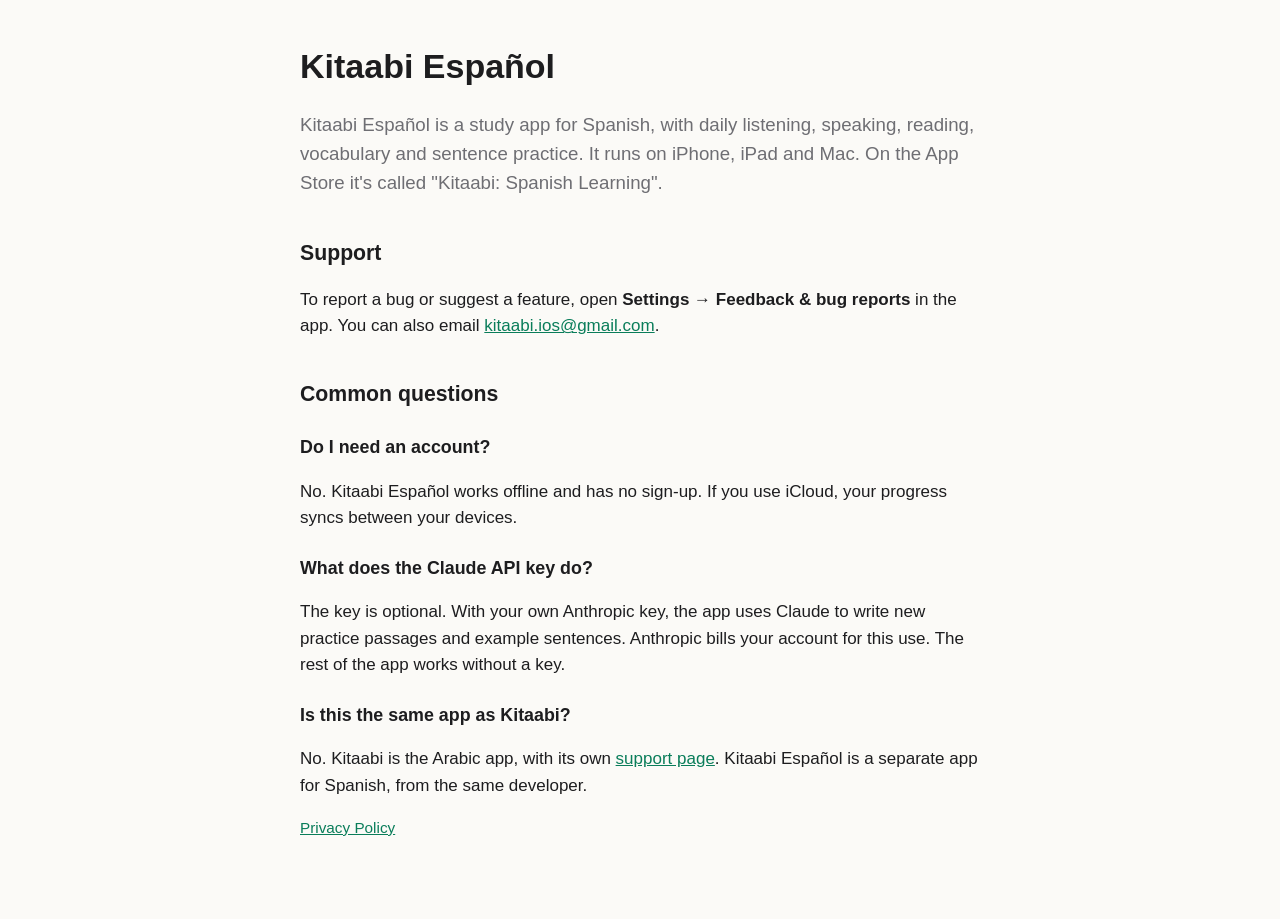
<file: index.html>
<!doctype html>
<html lang="en">
<head>
<meta charset="utf-8">
<meta name="viewport" content="width=device-width, initial-scale=1">
<title>Kitaabi Español Support</title>
<link rel="stylesheet" href="style.css">
</head>
<body>
<main>
<h1>Kitaabi Español</h1>
<p class="lede">Kitaabi Español is a study app for Spanish, with daily listening, speaking, reading, vocabulary and sentence practice. It runs on iPhone, iPad and Mac. On the App Store it's called "Kitaabi: Spanish Learning".</p>

<h2>Support</h2>
<p>To report a bug or suggest a feature, open <strong>Settings → Feedback &amp; bug reports</strong> in the app. You can also email <a href="mailto:kitaabi.ios@gmail.com">kitaabi.ios@gmail.com</a>.</p>

<h2>Common questions</h2>
<h3>Do I need an account?</h3>
<p>No. Kitaabi Español works offline and has no sign-up. If you use iCloud, your progress syncs between your devices.</p>

<h3>What does the Claude API key do?</h3>
<p>The key is optional. With your own Anthropic key, the app uses Claude to write new practice passages and example sentences. Anthropic bills your account for this use. The rest of the app works without a key.</p>

<h3>Is this the same app as Kitaabi?</h3>
<p>No. Kitaabi is the Arabic app, with its own <a href="https://aslater100.github.io/kitaabi/">support page</a>. Kitaabi Español is a separate app for Spanish, from the same developer.</p>

<p class="muted"><a href="privacy.html">Privacy Policy</a></p>
</main>
</body>
</html>
</file>
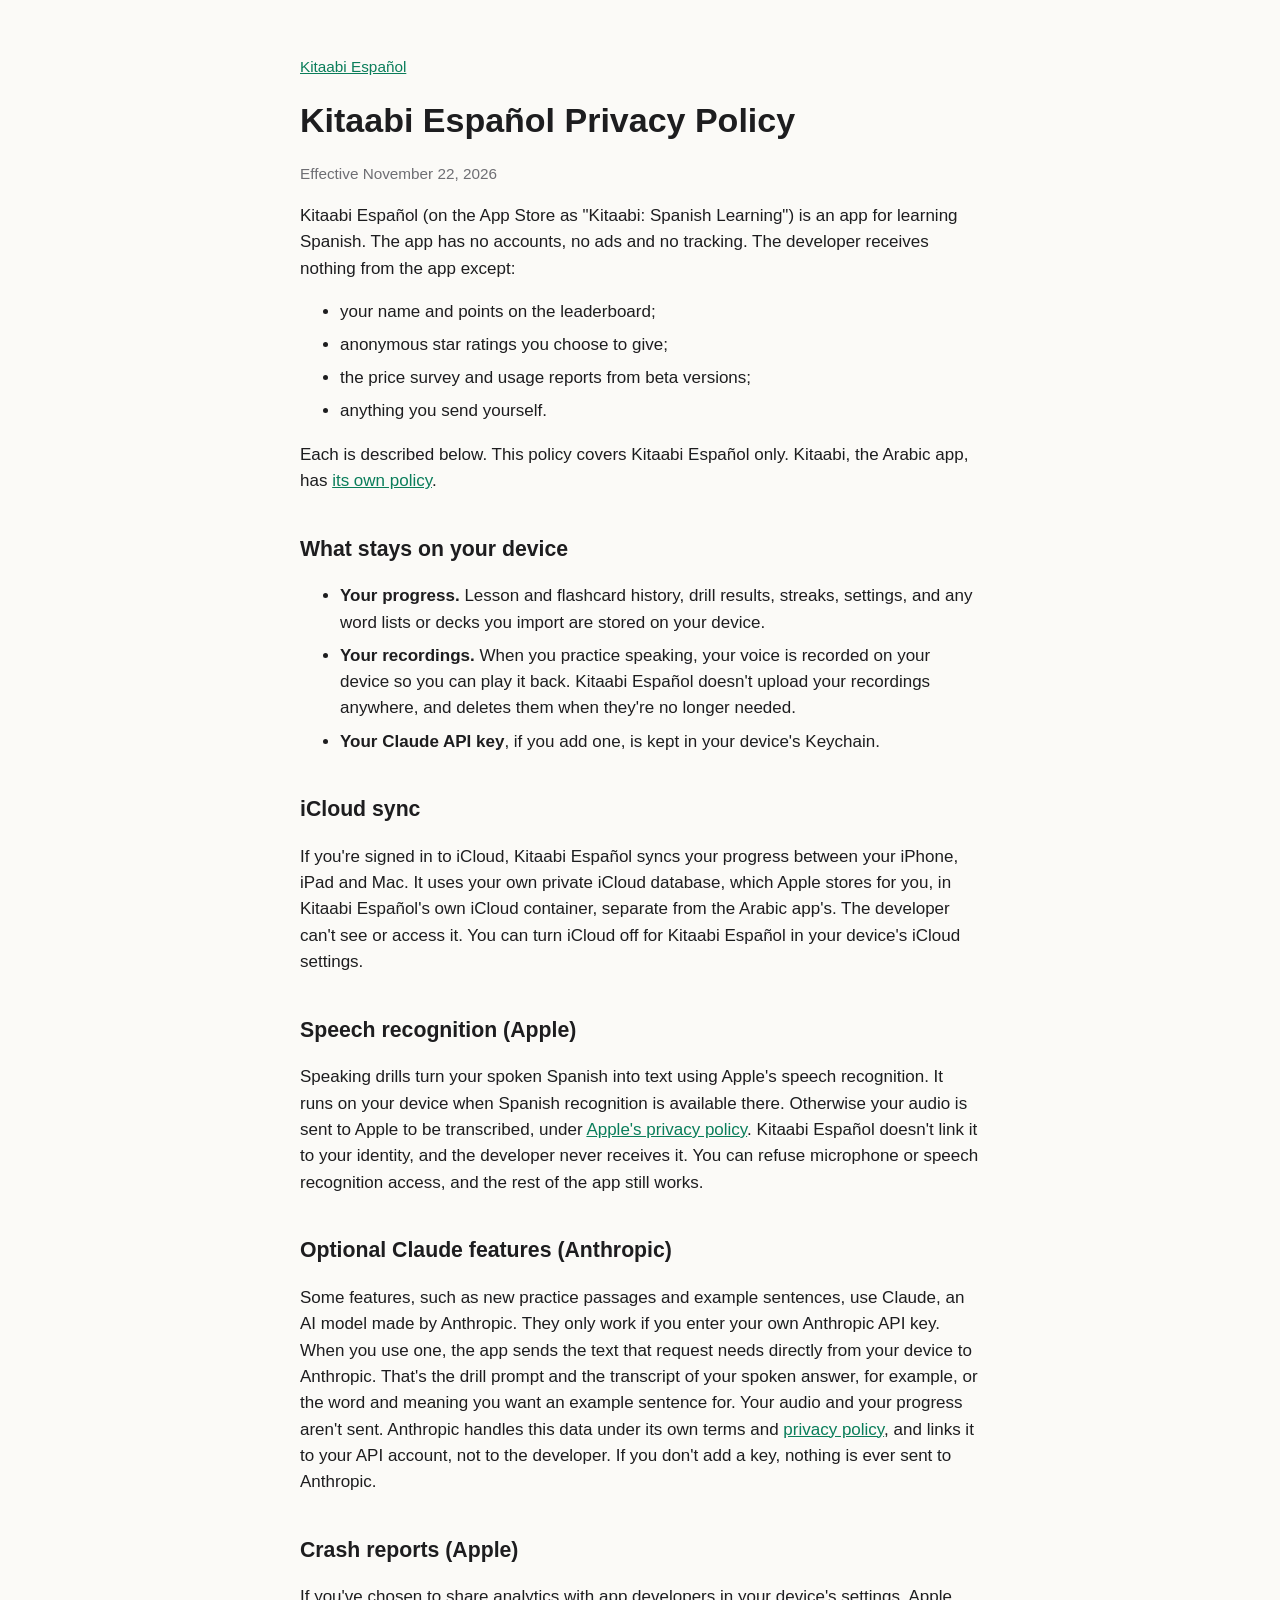
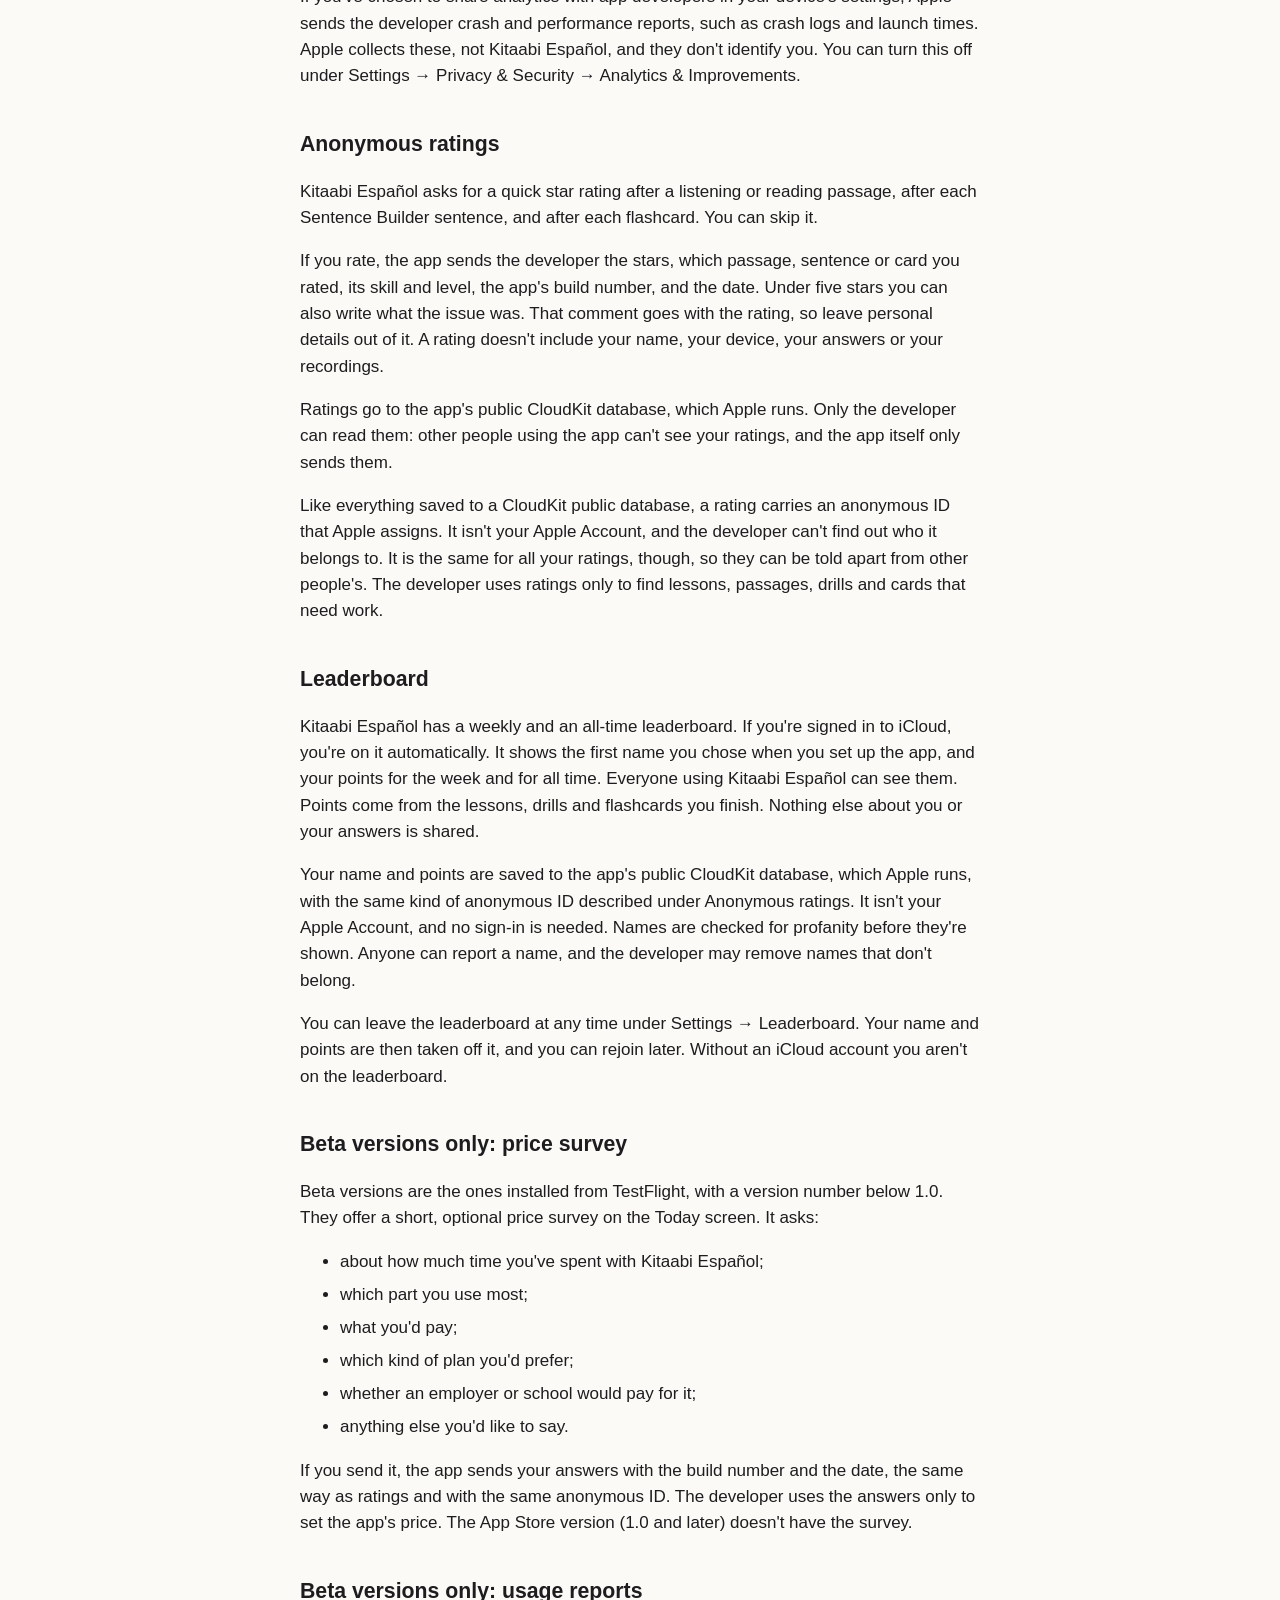
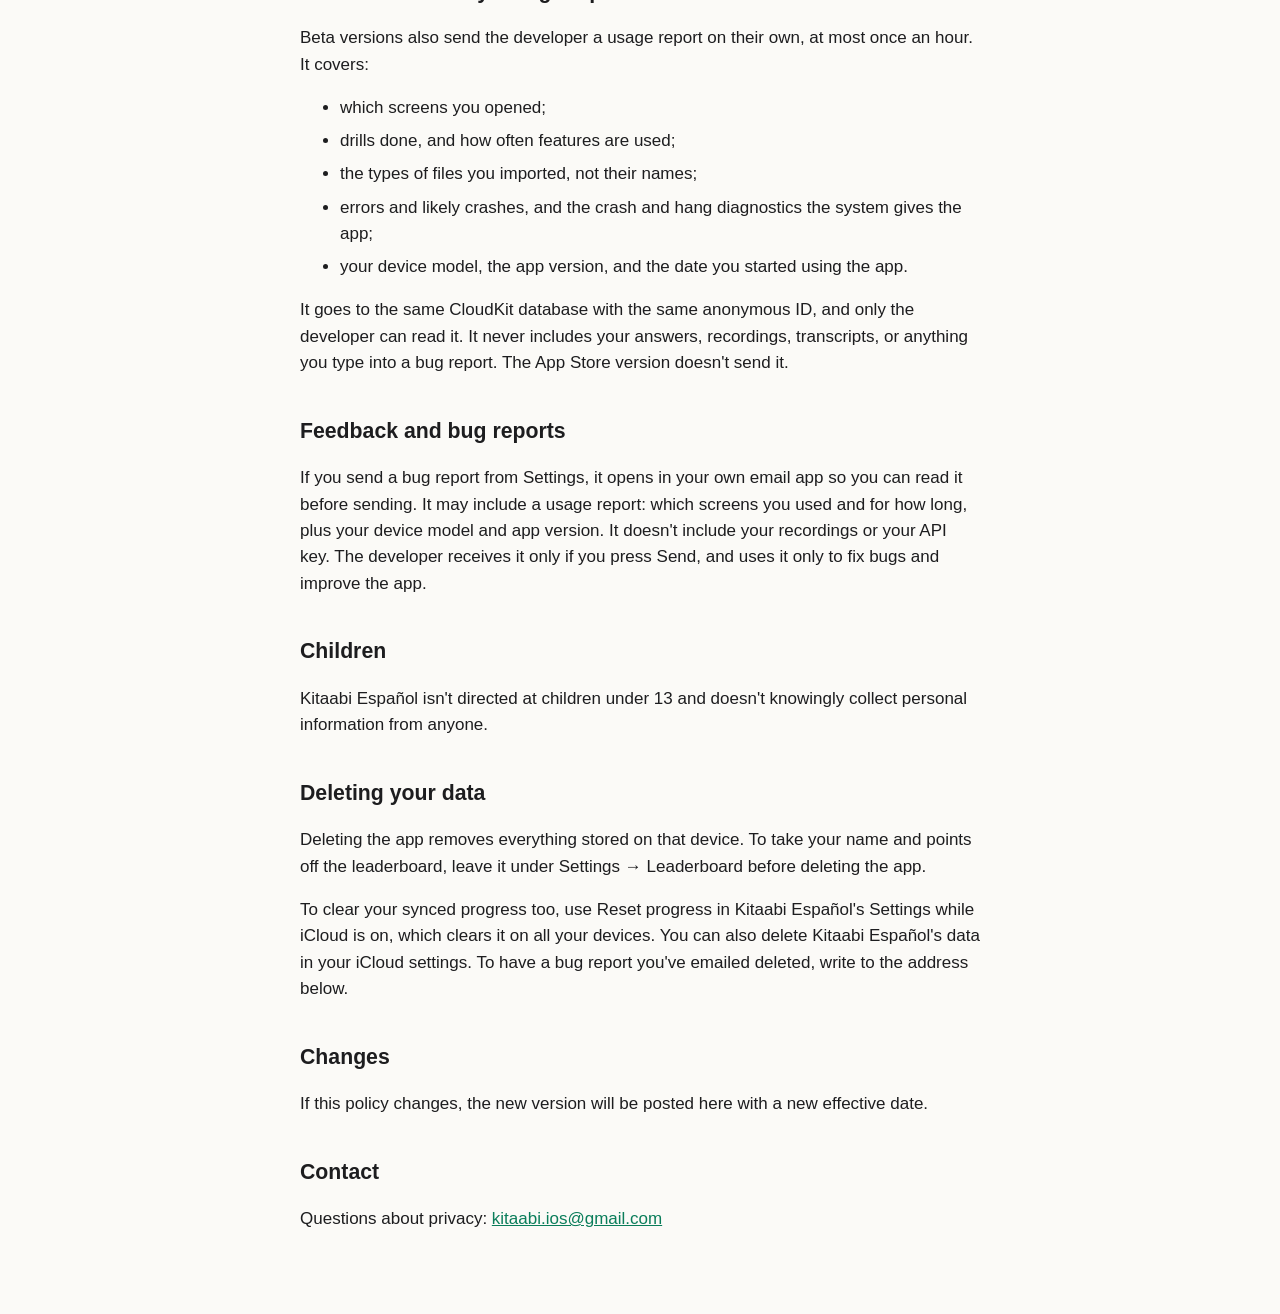
<file: privacy.html>
<!doctype html>
<html lang="en">
<head>
<meta charset="utf-8">
<meta name="viewport" content="width=device-width, initial-scale=1">
<title>Kitaabi Español Privacy Policy</title>
<link rel="stylesheet" href="style.css">
</head>
<body>
<main>
<p class="back"><a href="index.html">Kitaabi Español</a></p>
<h1>Kitaabi Español Privacy Policy</h1>
<p class="muted">Effective November 22, 2026</p>

<p>Kitaabi Español (on the App Store as "Kitaabi: Spanish Learning") is an app for learning Spanish. The app has no accounts, no ads and no tracking. The developer receives nothing from the app except:</p>
<ul>
  <li>your name and points on the leaderboard;</li>
  <li>anonymous star ratings you choose to give;</li>
  <li>the price survey and usage reports from beta versions;</li>
  <li>anything you send yourself.</li>
</ul>
<p>Each is described below. This policy covers Kitaabi Español only. Kitaabi, the Arabic app, has <a href="https://aslater100.github.io/kitaabi/privacy.html">its own policy</a>.</p>

<h2>What stays on your device</h2>
<ul>
  <li><strong>Your progress.</strong> Lesson and flashcard history, drill results, streaks, settings, and any word lists or decks you import are stored on your device.</li>
  <li><strong>Your recordings.</strong> When you practice speaking, your voice is recorded on your device so you can play it back. Kitaabi Español doesn't upload your recordings anywhere, and deletes them when they're no longer needed.</li>
  <li><strong>Your Claude API key</strong>, if you add one, is kept in your device's Keychain.</li>
</ul>

<h2>iCloud sync</h2>
<p>If you're signed in to iCloud, Kitaabi Español syncs your progress between your iPhone, iPad and Mac. It uses your own private iCloud database, which Apple stores for you, in Kitaabi Español's own iCloud container, separate from the Arabic app's. The developer can't see or access it. You can turn iCloud off for Kitaabi Español in your device's iCloud settings.</p>

<h2>Speech recognition (Apple)</h2>
<p>Speaking drills turn your spoken Spanish into text using Apple's speech recognition. It runs on your device when Spanish recognition is available there. Otherwise your audio is sent to Apple to be transcribed, under <a href="https://www.apple.com/legal/privacy/">Apple's privacy policy</a>. Kitaabi Español doesn't link it to your identity, and the developer never receives it. You can refuse microphone or speech recognition access, and the rest of the app still works.</p>

<h2>Optional Claude features (Anthropic)</h2>
<p>Some features, such as new practice passages and example sentences, use Claude, an AI model made by Anthropic. They only work if you enter your own Anthropic API key. When you use one, the app sends the text that request needs directly from your device to Anthropic. That's the drill prompt and the transcript of your spoken answer, for example, or the word and meaning you want an example sentence for. Your audio and your progress aren't sent. Anthropic handles this data under its own terms and <a href="https://www.anthropic.com/legal/privacy">privacy policy</a>, and links it to your API account, not to the developer. If you don't add a key, nothing is ever sent to Anthropic.</p>

<h2>Crash reports (Apple)</h2>
<p>If you've chosen to share analytics with app developers in your device's settings, Apple sends the developer crash and performance reports, such as crash logs and launch times. Apple collects these, not Kitaabi Español, and they don't identify you. You can turn this off under Settings → Privacy &amp; Security → Analytics &amp; Improvements.</p>

<h2>Anonymous ratings</h2>
<p>Kitaabi Español asks for a quick star rating after a listening or reading passage, after each Sentence Builder sentence, and after each flashcard. You can skip it.</p>
<p>If you rate, the app sends the developer the stars, which passage, sentence or card you rated, its skill and level, the app's build number, and the date. Under five stars you can also write what the issue was. That comment goes with the rating, so leave personal details out of it. A rating doesn't include your name, your device, your answers or your recordings.</p>
<p>Ratings go to the app's public CloudKit database, which Apple runs. Only the developer can read them: other people using the app can't see your ratings, and the app itself only sends them.</p>
<p>Like everything saved to a CloudKit public database, a rating carries an anonymous ID that Apple assigns. It isn't your Apple Account, and the developer can't find out who it belongs to. It is the same for all your ratings, though, so they can be told apart from other people's. The developer uses ratings only to find lessons, passages, drills and cards that need work.</p>

<h2>Leaderboard</h2>
<p>Kitaabi Español has a weekly and an all-time leaderboard. If you're signed in to iCloud, you're on it automatically. It shows the first name you chose when you set up the app, and your points for the week and for all time. Everyone using Kitaabi Español can see them. Points come from the lessons, drills and flashcards you finish. Nothing else about you or your answers is shared.</p>
<p>Your name and points are saved to the app's public CloudKit database, which Apple runs, with the same kind of anonymous ID described under Anonymous ratings. It isn't your Apple Account, and no sign-in is needed. Names are checked for profanity before they're shown. Anyone can report a name, and the developer may remove names that don't belong.</p>
<p>You can leave the leaderboard at any time under Settings → Leaderboard. Your name and points are then taken off it, and you can rejoin later. Without an iCloud account you aren't on the leaderboard.</p>

<h2>Beta versions only: price survey</h2>
<p>Beta versions are the ones installed from TestFlight, with a version number below 1.0. They offer a short, optional price survey on the Today screen. It asks:</p>
<ul>
  <li>about how much time you've spent with Kitaabi Español;</li>
  <li>which part you use most;</li>
  <li>what you'd pay;</li>
  <li>which kind of plan you'd prefer;</li>
  <li>whether an employer or school would pay for it;</li>
  <li>anything else you'd like to say.</li>
</ul>
<p>If you send it, the app sends your answers with the build number and the date, the same way as ratings and with the same anonymous ID. The developer uses the answers only to set the app's price. The App Store version (1.0 and later) doesn't have the survey.</p>

<h2>Beta versions only: usage reports</h2>
<p>Beta versions also send the developer a usage report on their own, at most once an hour. It covers:</p>
<ul>
  <li>which screens you opened;</li>
  <li>drills done, and how often features are used;</li>
  <li>the types of files you imported, not their names;</li>
  <li>errors and likely crashes, and the crash and hang diagnostics the system gives the app;</li>
  <li>your device model, the app version, and the date you started using the app.</li>
</ul>
<p>It goes to the same CloudKit database with the same anonymous ID, and only the developer can read it. It never includes your answers, recordings, transcripts, or anything you type into a bug report. The App Store version doesn't send it.</p>

<h2>Feedback and bug reports</h2>
<p>If you send a bug report from Settings, it opens in your own email app so you can read it before sending. It may include a usage report: which screens you used and for how long, plus your device model and app version. It doesn't include your recordings or your API key. The developer receives it only if you press Send, and uses it only to fix bugs and improve the app.</p>

<h2>Children</h2>
<p>Kitaabi Español isn't directed at children under 13 and doesn't knowingly collect personal information from anyone.</p>

<h2>Deleting your data</h2>
<p>Deleting the app removes everything stored on that device. To take your name and points off the leaderboard, leave it under Settings → Leaderboard before deleting the app.</p>
<p>To clear your synced progress too, use Reset progress in Kitaabi Español's Settings while iCloud is on, which clears it on all your devices. You can also delete Kitaabi Español's data in your iCloud settings. To have a bug report you've emailed deleted, write to the address below.</p>

<h2>Changes</h2>
<p>If this policy changes, the new version will be posted here with a new effective date.</p>

<h2>Contact</h2>
<p>Questions about privacy: <a href="mailto:kitaabi.ios@gmail.com">kitaabi.ios@gmail.com</a></p>
</main>
</body>
</html>
</file>
<file: style.css>
:root { --bg: #fbfaf7; --fg: #1d1d1f; --muted: #6e6e73; --accent: #0a7d5a; }
@media (prefers-color-scheme: dark) {
  :root { --bg: #161617; --fg: #f2f2f2; --muted: #a1a1a6; --accent: #4cc79a; }
}
body { margin: 0; background: var(--bg); color: var(--fg);
  font: 17px/1.55 -apple-system, BlinkMacSystemFont, "Segoe UI", sans-serif; }
main { max-width: 680px; margin: 0 auto; padding: 40px 16px 64px; }
h1 { font-size: 2em; margin: 0 0 .2em; }
h2 { margin-top: 1.8em; font-size: 1.25em; }
h3 { margin: 1.3em 0 .2em; font-size: 1.05em; }
a { color: var(--accent); }
.muted, .back { color: var(--muted); font-size: .9em; }
.lede { font-size: 1.1em; color: var(--muted); }
li { margin: .4em 0; }
</file>
